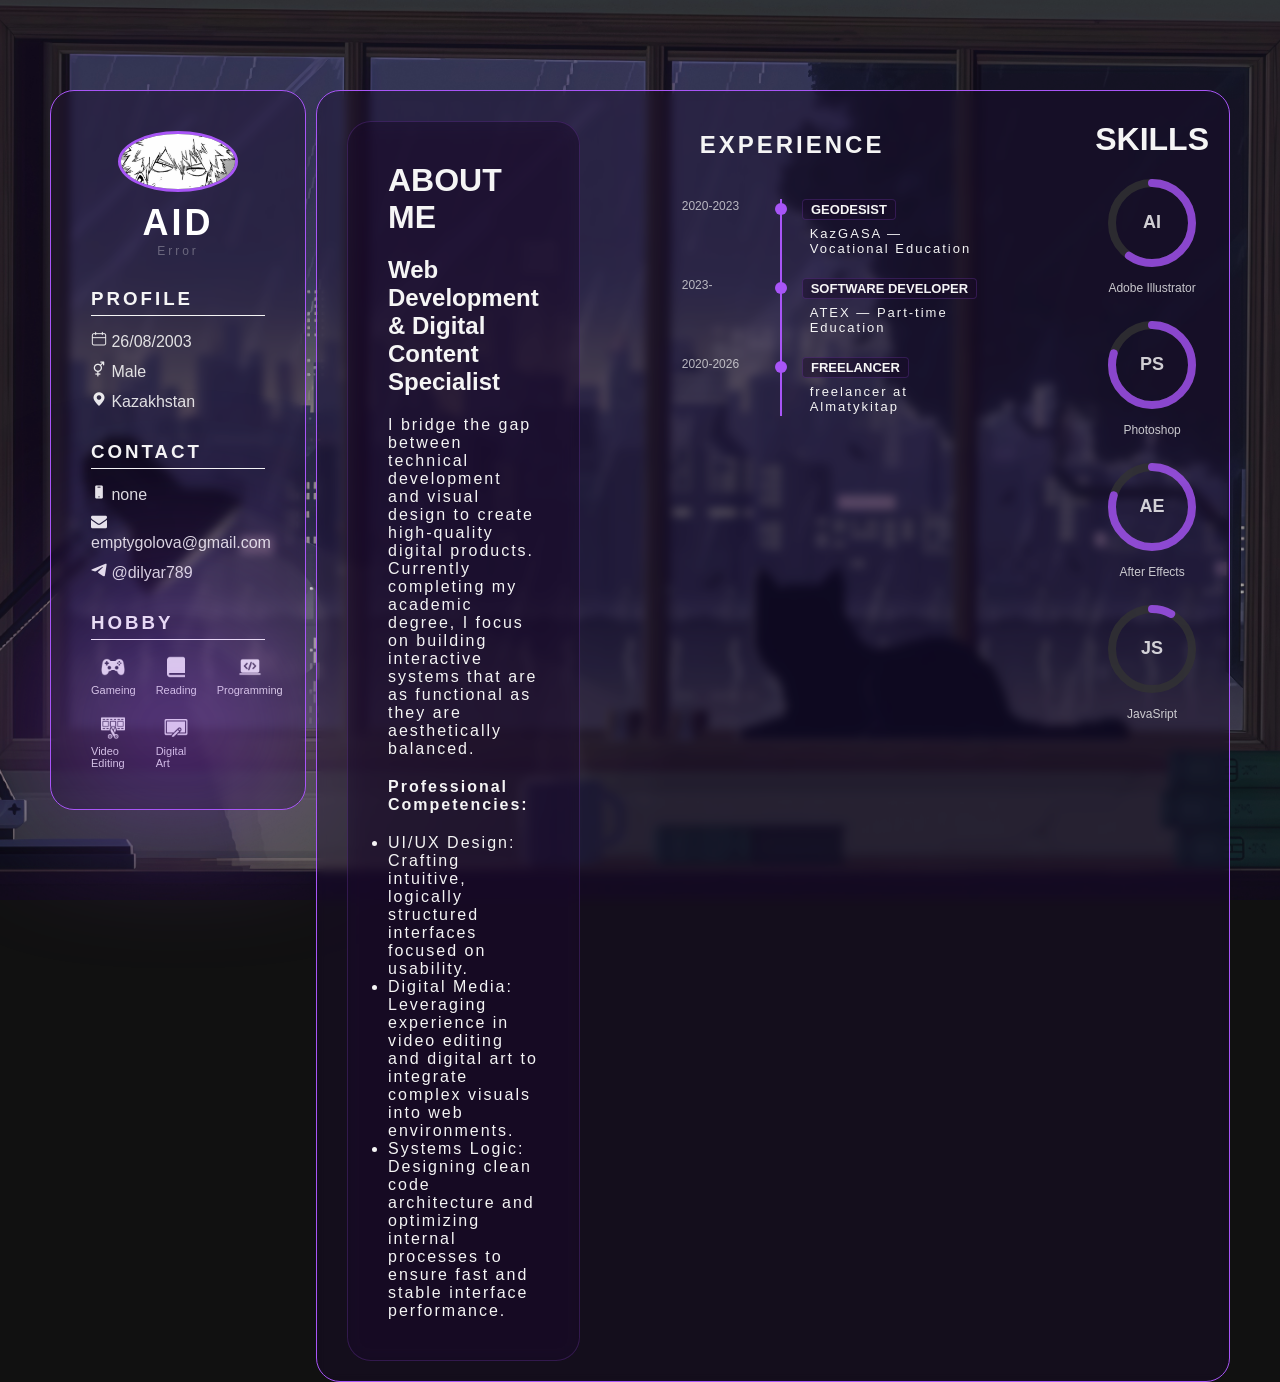
<file: index.html>
<!DOCTYPE html>
<html lang="en">

<head>
    <meta charset="UTF-8">
    <meta name="viewport" content="width=device-width, initial-scale=1.0">
    <title>Profile</title>
    <link rel="stylesheet" href="style.css">
</head>

<style>

</style>

<body>


 <div class="backg">
            <img src="assets/bg.jpg" >
        </div>
    <div class="sidebar">
        <div class="avatar">
            <img src="assets/photo.jpg" alt="avatar">
        </div>
        <h2 class="name">AID</h2>
        <p class="role">Error</p>

       

        <div class="profile">

            <div class="section-header">
                <h3 class="section-title">PROFILE</h3>
                <div class="line"></div>
            </div>

            <ul class="profile-list">
                <li> <img src="assets/calendar.png" width="16" height="16"> 26/08/2003</li>
                <li> <img src="assets/sign.png" width="16" height="16"> Male </li>
                <li> <img src="assets/location.png" width="16" height="16"> Kazakhstan </li>
            </ul>

            <div class="section-header">
                <h3 class="contact-list">CONTACT</h3>
                <div class="line"></div>

            <ul class="contacts">
                <li class="copy"> 
                    <img src="assets/phone.png" width="16" height="16"> 
                    <span> none </span> 
                </li>
                <li class="copy"> 
                    <img src="assets/envelope.png" width="16" height="16"> 
                    <span> emptygolova@gmail.com </span>
                </li>
                <li class="copy"> 
                    <img src="assets/communication.png" width="16" height="16"> 
                    <span> @dilyar789 </span> 
                </li>
            </ul>
            </div>


            <div class="section-header">
                <h3 class="hobby">HOBBY</h3>
                <div class="line"></div>

            <div class="interest-grid">
                <div class="interest-item">
                    <img src="assets/joystick.png" width="24" height="24">
                    <p>Gameing</p>
                </div>
                <div class="interest-item">
                    <img src="assets/book.png" width="24" height="24">
                    <p>Reading</p>
                </div>
                <div class="interest-item">
                    <img src="assets/programming.png" width="24" height="24">
                    <p>Programming</p>
                </div>
                <div class="interest-item">
                    <img src="assets/editing.png" width="24" height="24">
                    <p>Video Editing</p>
                </div>
                <div class="interest-item">
                    <img src="assets/tablet.png" width="24" height="24">
                    <p>Digital Art</p>
                </div>
            </div>
                
            </div>

        </div>



    </div>

<div class="main">
    <div class="main-card">
        <div class="card-row">
        <div class="text-a">
            <h1 class="z">ABOUT ME</h1>
            <h2 class="o">Web Development & Digital Content Specialist</h2>
            <p class="d">I bridge the gap between technical development and visual design to create high-quality digital products. Currently completing my academic degree, I focus on building interactive systems that are as functional as they are aesthetically balanced.

        <p class="comp-title">Professional Competencies:</p>
        <ul class="t">

            <li> UI/UX Design: Crafting intuitive, logically structured interfaces focused on usability. </li>
            <li> Digital Media: Leveraging experience in video editing and digital art to integrate complex visuals into web environments. </li>
            <li> Systems Logic: Designing clean code architecture and optimizing internal processes to ensure fast and stable interface performance. </li>
        </ul>
        
        </div>


    <div class="timeline">
    <h2 class="timeline-title"> EXPERIENCE </h2>

    <div class="timeline-body">

        <div class="timeline-item">
            <span class="year"> 2020-2023</span>
            <div class="dot"></div>
            <div class="timeline-content">
                <p class="highlight">GEODESIST</p>
                <p class="highl">KazGASA — Vocational Education</p>
            </div>
        </div>

        <div class="timeline-item">
            <span class="year"> 2023-</span>
            <div class="dot"></div>
            <div class="timeline-content">
                <p class="highlight">SOFTWARE DEVELOPER</p>
                <p class="highl">ATEX — Part-time Education</p>
            </div>
        </div>

        <div class="timeline-item">
            <span class="year"> 2020-2026</span>
            <div class="dot"></div>
            <div class="timeline-content">
                <p class="highlight">FREELANCER</p>
                <p class="highl">freelancer at Almatykitap</p>
            </div>
        </div>
        

        
    </div>
    
</div>

        
    <div class="skill-section">
        <h1>SKILLS</h1>
    <div class="skill-grid">
        <div class="skill-item">
            <svg viewBox="0 0 100 100" width="100" height="100">
                <circle cx="50" cy="50" r="40" fill="none" stroke="#333" stroke-width="8"/>
                <circle cx="50" cy="50" r="40" fill="none" stroke="#a855f7" stroke-width="8"
                stroke-dasharray="150 251"
                stroke-linecap="round"
                transform="rotate(-90 50 50)"/>
                <text x="50" y="55" text-anchor="middle" fill="#fff" font-size="18px" font-weight="bold">AI</text>
            </svg>
            <p>Adobe Illustrator</p>
        </div>

        <div class="skill-item">
            <svg viewBox="0 0 100 100" width="100" height="100">
                <circle cx="50" cy="50" r="40" fill="none" stroke="#333" stroke-width="8"/>
                <circle cx="50" cy="50" r="40" fill="none" stroke="#a855f7" stroke-width="8"
                stroke-dasharray="200 251"
                stroke-linecap="round"
                transform="rotate(-90 50 50)"/>
                <text x="50" y="55" text-anchor="middle" fill="#fff" font-size="18px" font-weight="bold">PS</text>
            </svg>
            <p>Photoshop</p>
        </div>
    
        <div class="skill-item">
            <svg viewBox="0 0 100 100" width="100" height="100">
                <circle cx="50" cy="50" r="40" fill="none" stroke="#333" stroke-width="8"/>
                <circle cx="50" cy="50" r="40" fill="none" stroke="#a855f7" stroke-width="8"
                stroke-dasharray="200 251"
                stroke-linecap="round"
                transform="rotate(-90 50 50)"/>
                <text x="50" y="55" text-anchor="middle" fill="#fff" font-size="18px" font-weight="bold">AE</text>
            </svg>
            <p>After Effects</p>
        </div>

        <div class="skill-item">
            <svg viewBox="0 0 100 100" width="100" height="100">
                <circle cx="50" cy="50" r="40" fill="none" stroke="#333" stroke-width="8"/>
                <circle cx="50" cy="50" r="40" fill="none" stroke="#a855f7" stroke-width="8"
                stroke-dasharray="20 251"
                stroke-linecap="round"
                transform="rotate(-90 50 50)"/>
                <text x="50" y="55" text-anchor="middle" fill="#fff" font-size="18px" font-weight="bold">JS</text>
            </svg>
            <p>JavaSript</p>
        </div>

        </div>
    </div>
</div>
</div>


</div>

<script src="script.js"></script>

</body>

</html>
</file>
<file: style.css>
* {
    margin: 0;
    padding: 0;
    box-sizing: border-box;
}

body {
    font-family: sans-serif;
    background-color: #111111;
    color: #f5f5f5;
    overflow-x: hidden; /* убирает горизонтальный скролл */
}

.backg {
    position: fixed;
    top: 0;
    left: 0;
    width: 100%;
    height: 100%;
    z-index: -1;
    overflow: hidden;
}

.backg img {
    width: 100%;
    height: 100%;
    object-fit: cover;
    opacity: 0.8;
    filter: brightness(1);
}



.name {
    font-size: 36px;
    color: #ffff;
    margin-top: 10px;
    letter-spacing: 3px;
    transition: 0.3s;
    font-weight: 800;
    text-align: center;
    align-self: center;
}

.name:hover {
    cursor: pointer;
    transform: scale(1.1);
}

.role {
    font-size: 12px;
    color: #ffff;
    margin-top: 0px;
    letter-spacing: 3px;
    transition: 0.3s;
    font-weight: lighter;
    opacity: 30%;
    align-self: center;
}

.role:hover {
    cursor: pointer;
    transform: scale(1.1);
}

.profile {
    img {
        filter: invert(1);
    }

    width: 100%;
    text-align: left;
    margin-top: 30px;
}

.section.header {
    display: flex;
    align-items: center;
    width: 100%;
}

.section-title {
    width: 100%;
    text-align: left;
    letter-spacing: 3px;
}

.line {
    flex: 1;
    height: 1px;
    background-color: #f5f5f5;
    margin-top: 5px;
}

.profile-list {
    margin-top: 15px;
    list-style: none;
    display: flex;
    flex-direction: column;
    gap: 10px;
    opacity: 90%;
}

.contact-list {
    margin-top: 30px;
    letter-spacing: 3px;
    img {
        filter: invert(1);
    }
    width: 100%;
    text-align: left;
}

.contacts {
    margin-top: 15px;
    list-style: none;
    display: flex;
    flex-direction: column;
    gap: 10px;
    opacity: 90%;
}

.hobby {
    margin-top: 30px;
    letter-spacing: 3px;
    img {
        filter: invert(1);
    }
    text-align: left;
}

.interest-grid {
    display: grid;
    grid-template-columns: repeat(3, 1fr);
    gap: 20px;
    margin-top: 15px;
    width: 100%;
}

.interest-item {
    display: flex;
    flex-direction: column;
    align-items: center;
    gap: 5px;
    font-size: 11px;
    opacity: 90%;
    transition: 0.3s;
}

.interest-item:hover {
    cursor: pointer;
    transform: scale(1.1);
}

.sidebar {
    width: 20%;
    height: 80vh;
    background-color: rgba(26, 10, 46, 0.4);
    backdrop-filter: blur(5px);
    -webkit-backdrop-filter: blur(5px);
    border: 1px solid rgba(168, 85, 247, 0.3);
    position: fixed;
    left: 0;
    top: 0;
    display: flex;
    flex-direction: column;
    align-items: flex-start;
    padding: 40px;
    border-radius: 24px;
    margin-top: 10vh;
    margin-left: 50px;
    border-style: solid;
    border-color: #a855f7;
    cursor: default;
}

.sidebar::after {
    content: "";
    position: fixed;
    bottom: 0;
    left: 0;
    width: 100%;
    height: 50vh;

    background: linear-gradient(to top,
    rgba(168, 85, 247, 0.5) 0%,
    rgba(168, 85, 247, 0.2) 40%,
    rgba(168, 85, 247, 0) 70%
    );

    pointer-events: none;
    z-index: 1;

    filter: blur(70px);
}


.main {
    margin-left: calc(20% + 40px);
    padding-left: 20px;
    height: auto;
}

.main-card {
    background-color: rgba(26, 10, 46, 0.4);
    backdrop-filter: blur(5px);
    -webkit-backdrop-filter: (0.5px);
    border: 1px solid rgba(168, 85, 247, 0.3);
    padding: 20px;
    min-height: 80vh;
    margin-top: 10vh;
    border-radius: 24px;
    left: 0;
    top: 0;
    border-style: solid;
    border-color: #a855f7;
    width: auto;
    margin-right: 50px;
}

.text-a {
    background-color: rgba(26, 10, 46, 0.4);
    backdrop-filter: blur(5px);
    -webkit-backdrop-filter: (0.5px);
    border: 1px solid rgba(168, 85, 247, 0.3);
    padding: 40px;
    width: auto;
    max-width: 550px;
    flex: 1;
    height: auto;
    margin-top: 10px;
    margin-left: 10px;
    border-radius: 24px;
    left: 0;
    top: 0;
    border-style: solid;
    border-color: #a855f7;
    transition: box-shadow 0.3s;
    cursor: default;
    backdrop-filter: blur(10px);
    background: rgba(25, 10, 40, 0.4); /* Глубокий фиолетовый с высокой прозрачностью */
    border: 1px solid rgba(168, 85, 247, 0.2); /* Тонкая светящаяся рамка */
}

@keyframes BorderGlow {
    0% {border-color: #a855f7;}
    50% {border-color: #6366f1;}
    100% {border-color: #a855f7;}
}

.text-a:hover {
    animation: BorderGlow 1.5s infinite;
    box-shadow: 0 0 15px rgba(168, 85, 247, 0.6),
                0 0 30px rgba(168, 85, 247, 0.3);
}

.z {
    font-weight: bold;
}

.o {
    margin-top: 20px;    
    font-weight: bold;
}

.d {
    margin-top: 20px;
    letter-spacing: 2px;
    
}

.comp-title {
    margin-top: 20px;
    letter-spacing: 2px;
    gap: 20px;
    font-weight: bold;
}

.t {
    margin-top: 20px;
    letter-spacing: 2px;
    gap: 20px;
}

.avatar {
    width: 120px;
    height: 120px;
    border-radius: 50%;
    overflow: hidden;
    border: 3px solid #a855f7;
    transition: 0.3s;
    align-self: center;
}

.avatar img {
    width: 100%;
    height: 100%;
    object-fit: cover;
}

.avatar:hover {
    cursor: pointer;
    transform: scale(1.1);
}

.timeline-title {
    letter-spacing: 3px;
    margin-bottom: 20px;
    padding: 20px;
}

.timeline-body {
    display: flex;
    flex-direction: column;
    gap: 20px;
    border-left: 2px solid #a855f7;
    margin-left: 100px;
    padding-left: 20px;
}

.timeline-item {
    display: flex;
    align-items: flex-start;
    position: relative;
    gap: 15px;
}

.year {
    position: absolute;
    left: -120px;
    font-size: 12px;
    opacity: 70%;
    white-space: nowrap;
}

.dot {
    width: 12px;
    height: 12px;
    background: #a855f7;
    border-radius: 50%;
    position: absolute;
    left: -27px;
    top: 4px;
    
}

.timeline-content {
    display: flex;
    flex-direction: column;
    gap: 4px;
    font-size: 13px;
}

.highlight {
    width: fit-content;
    padding: 2px 8px;
    border-radius: 4px;
    font-weight: bold;
    backdrop-filter: blur(10px);
    background: rgba(25, 10, 40, 0.4); /* Глубокий фиолетовый с высокой прозрачностью */
    border: 1px solid rgba(168, 85, 247, 0.2); /* Тонкая светящаяся рамка */
}

.highl {
    padding: 2px 8px;
    letter-spacing: 2px;
    width: fit-content;
}

.highlight:hover {
    animation: BorderGlow 1.5s infinite;
    box-shadow: 0 0 15px rgba(168, 85, 247, 0.6),
                0 0 30px rgba(168, 85, 247, 0.3);
}

.skill-grid {
    display: grid; 
    grid-template-columns: repeat(1, 1fr);
    gap: 20px;
}

.skill-item {
    display: flex;
    flex-direction: column;
    align-items: center;
    gap: 8px;
    font-size: 12px;
    opacity: 80%;
    transition: 0.3s;
}

.skill-section {
    display: flex;
    flex-direction: column;
    gap: 15px;
    margin-top: 10px;
    /* margin-left: auto; */
}

.skill-item:hover {
    cursor: pointer;
    transform: scale(1.1);
}

.card-row {
    display: flex;
    gap: 100px;
    align-items: stretch;
}

.copy {
    cursor: pointer;
}

@keyframes fadeIn {
    from {opacity: 0; transform: translateY(-1px); }
    to {opacity: 1; transform: translateY(0px);}
}

.timeline-title {
    letter-spacing: 3px;
    margin-bottom: 20px;
}

/* Планешт */
@media (max-width: 1024px) {
    .sidebar {
        width: 30%;
    }

.main {
    margin-left: calc(30% + 40px);
    }

.card-row {
    flex-direction: column;
    gap: 20px;
    }

.skill-grid {
        grid-template-columns: repeat(3, 1fr);
    }

}

/* Мобильный */

@media (max-width: 768px) {
    .sidebar {
        width: calc(100% - 20px);
        height: auto;
        position: relative;
        margin: 10px auto;
        margin-left: 10px;
        left: 0;
    }

    .main {
        margin-left: 0;
        padding: 10px;
    }

    .main-card {
        width: 100%;
        margin-top: 20px;
        box-sizing: border-box;
    }

    .card-row {
        flex-direction: column;
    }

    .text-a {
        width: 100%;
        max-width: 100%;
    }

    .skill-grid {
        grid-template-columns: repeat(3, 1fr);
    }
}
</file>
